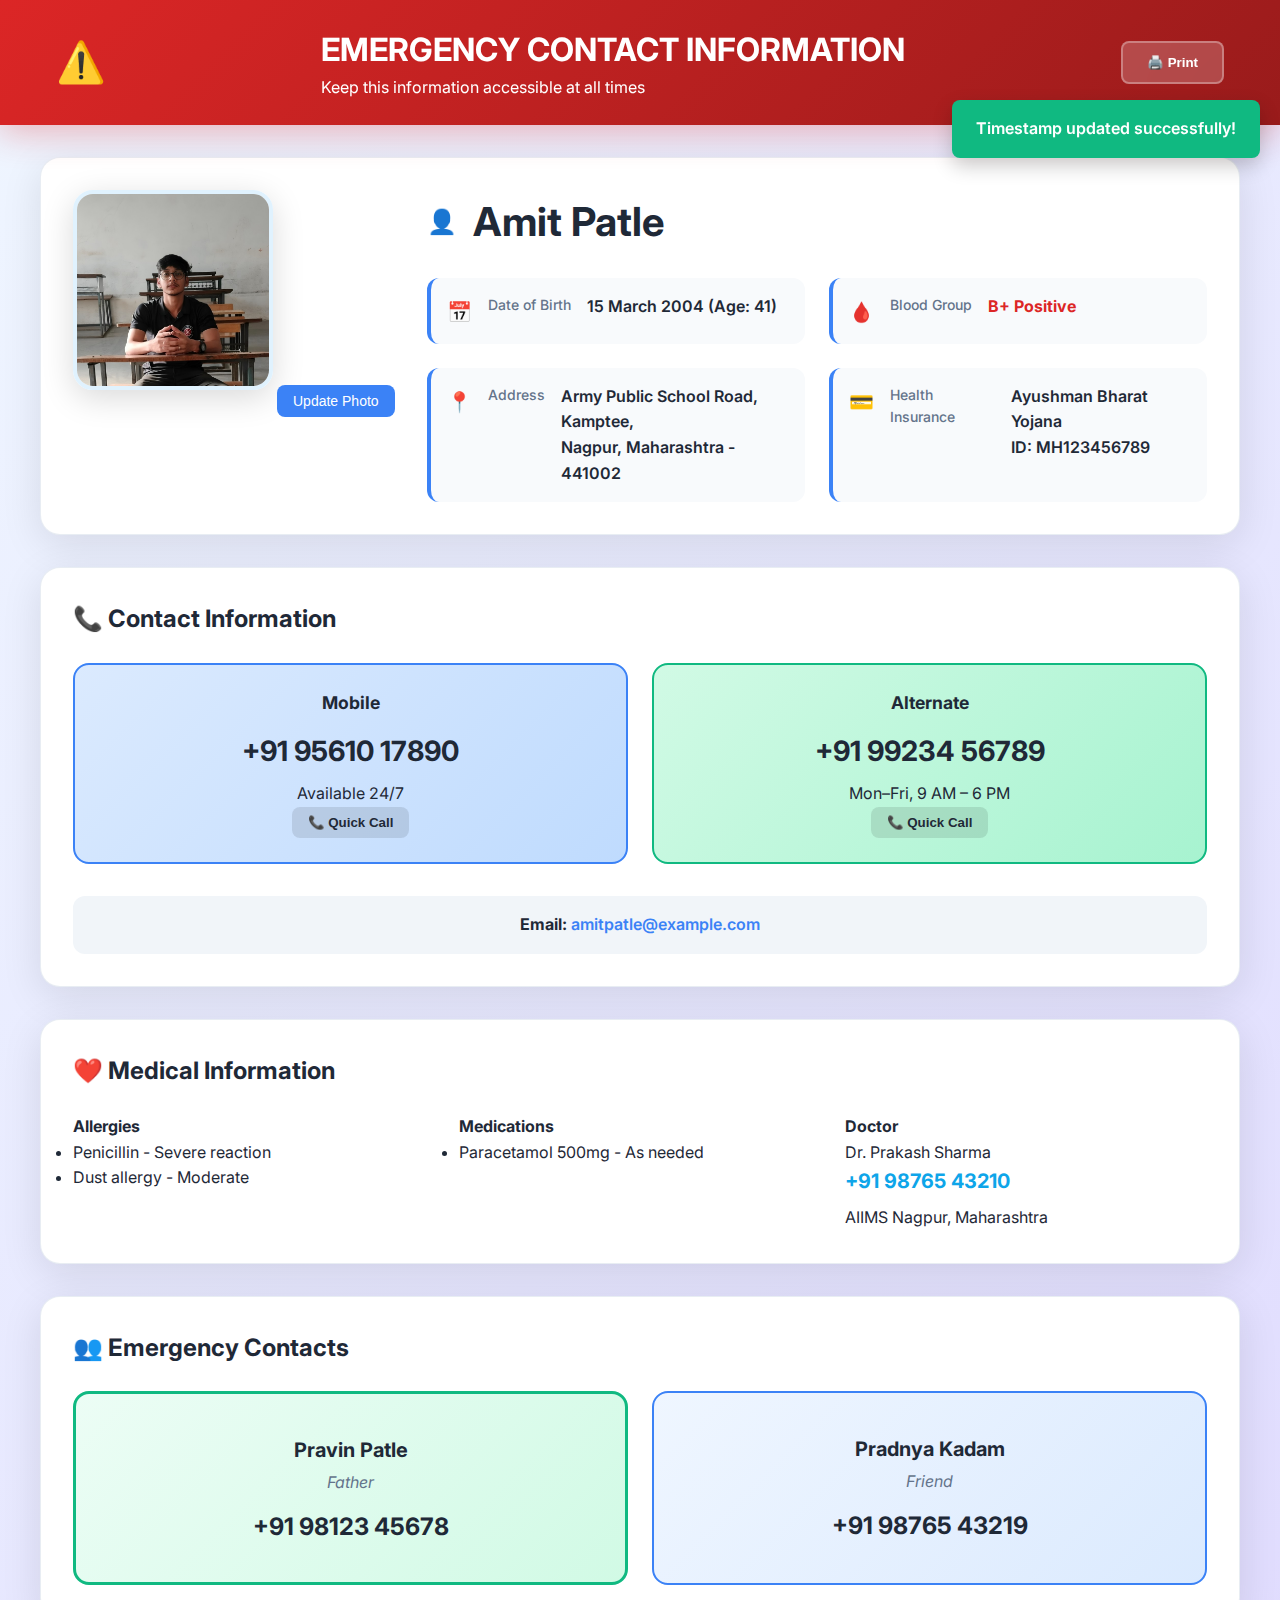
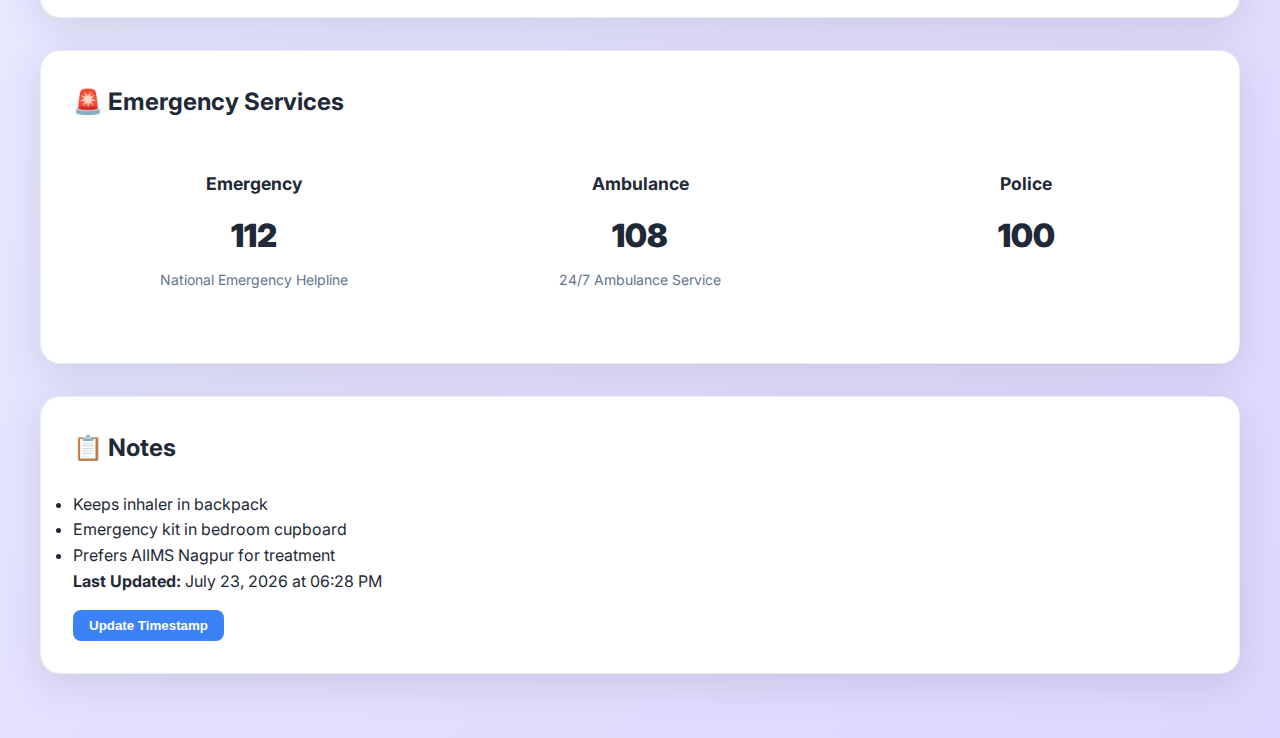
<file: index.html>
<!DOCTYPE html>
<html lang="en">
<head>
  <meta charset="UTF-8" />
  <meta name="viewport" content="width=device-width, initial-scale=1.0"/>
  <title>Emergency Contact Information - Amit Patle</title>
  <link rel="stylesheet" href="styles.css"/>
  <link href="https://fonts.googleapis.com/css2?family=Inter:wght@300;400;600;700&display=swap" rel="stylesheet"/>
</head>
<body>
  <!-- Emergency Header -->
  <header class="emergency-header">
    <div class="container header-content">
      <div class="emergency-icon">⚠️</div>
      <div>
        <h1>EMERGENCY CONTACT INFORMATION</h1>
        <p>Keep this information accessible at all times</p>
      </div>
      <button class="print-btn" onclick="printPage()" aria-label="Print this page">🖨️ Print</button>
    </div>
  </header>

  <main class="main-content container">
    <!-- Personal Information -->
    <section class="info-card personal-info">
      <div class="card-content">
        <div class="photo-section">
          <img src="6h3q01c9.png" alt="Amit Patle - Emergency Contact Photo" id="profileImage" class="profile-photo"/>
          <button class="photo-update-btn" onclick="showPhotoOptions()">Update Photo</button>
        </div>

        <div class="personal-details">
          <div class="name-section">
            <div class="icon">👤</div>
            <h2 class="person-name">Amit Patle</h2>
          </div>

          <div class="details-grid">
            <div class="detail-item">
              <div class="detail-icon">📅</div>
              <span class="label">Date of Birth</span>
              <span class="value">15 March 2004 (Age: <span id="age">21</span>)</span>
            </div>

            <div class="detail-item">
              <div class="detail-icon">🩸</div>
              <span class="label">Blood Group</span>
              <span class="value critical">B+ Positive</span>
            </div>

            <div class="detail-item">
              <div class="detail-icon">📍</div>
              <span class="label">Address</span>
              <span class="value">Army Public School Road, Kamptee,<br>Nagpur, Maharashtra - 441002</span>
            </div>

            <div class="detail-item">
              <div class="detail-icon">💳</div>
              <span class="label">Health Insurance</span>
              <span class="value">Ayushman Bharat Yojana<br>ID: MH123456789</span>
            </div>
          </div>
        </div>
      </div>
    </section>

    <!-- Contact Information -->
    <section class="info-card contact-info">
      <h3 class="card-title">📞 Contact Information</h3>
      <div class="contact-grid">
        <div class="contact-item primary">
          <h4>Mobile</h4>
          <a href="tel:+919561017890" class="phone-number">+91 95610 17890</a>
          <p>Available 24/7</p>
          <button onclick="callNumber('+919561017890')" class="quick-call-btn">📞 Quick Call</button>
        </div>
        <div class="contact-item work">
          <h4>Alternate</h4>
          <a href="tel:+919923456789" class="phone-number">+91 99234 56789</a>
          <p>Mon–Fri, 9 AM – 6 PM</p>
          <button onclick="callNumber('+919923456789')" class="quick-call-btn">📞 Quick Call</button>
        </div>
      </div>
      <div class="additional-contact">
        <p><strong>Email:</strong> <a href="mailto:amitpatle@example.com">amitpatle@example.com</a></p>
      </div>
    </section>

    <!-- Medical Information -->
    <section class="info-card medical-info">
      <h3 class="card-title">❤️ Medical Information</h3>
      <div class="medical-grid">
        <div>
          <h4>Allergies</h4>
          <ul>
            <li class="severe">Penicillin - Severe reaction</li>
            <li class="moderate">Dust allergy - Moderate</li>
          </ul>
        </div>
        <div>
          <h4>Medications</h4>
          <ul>
            <li>Paracetamol 500mg - As needed</li>
          </ul>
        </div>
        <div>
          <h4>Doctor</h4>
          <p>Dr. Prakash Sharma</p>
          <a href="tel:+919876543210" class="doctor-phone">+91 98765 43210</a>
          <p>AIIMS Nagpur, Maharashtra</p>
        </div>
      </div>
    </section>

    <!-- Emergency Contacts -->
    <section class="info-card emergency-contacts">
      <h3 class="card-title">👥 Emergency Contacts</h3>
      <div class="contacts-grid">
        <div class="contact-card primary-contact">
          <h4 class="contact-name">Pravin Patle</h4>
          <p class="relationship">Father</p>
          <a href="tel:+919812345678" class="contact-phone">+91 98123 45678</a>
        </div>
        <div class="contact-card secondary-contact">
          <h4 class="contact-name">Pradnya Kadam</h4>
          <p class="relationship">Friend</p>
          <a href="tel:+919876543219" class="contact-phone">+91 98765 43219</a>
        </div>
      </div>
    </section>

    <!-- Emergency Services -->
    <section class="info-card emergency-services">
      <h3 class="card-title">🚨 Emergency Services</h3>
      <div class="services-grid">
        <div class="service-item">
          <h4>Emergency</h4>
          <a href="tel:112" class="service-number">112</a>
          <p>National Emergency Helpline</p>
        </div>
        <div class="service-item">
          <h4>Ambulance</h4>
          <a href="tel:108" class="service-number">108</a>
          <p>24/7 Ambulance Service</p>
        </div>
        <div class="service-item">
          <h4>Police</h4>
          <a href="tel:100" class="service-number">100</a>
        </div>
      </div>
    </section>

    <!-- Notes -->
    <section class="info-card important-notes">
      <h3 class="card-title">📋 Notes</h3>
      <ul>
        <li>Keeps inhaler in backpack</li>
        <li>Emergency kit in bedroom cupboard</li>
        <li>Prefers AIIMS Nagpur for treatment</li>
      </ul>
      <p><strong>Last Updated:</strong> <span id="lastUpdated"></span></p>
      <button class="update-btn" onclick="updateTimestamp()">Update Timestamp</button>
    </section>
  </main>

  <script src="script.js"></script>
</body>
</html>
</file>
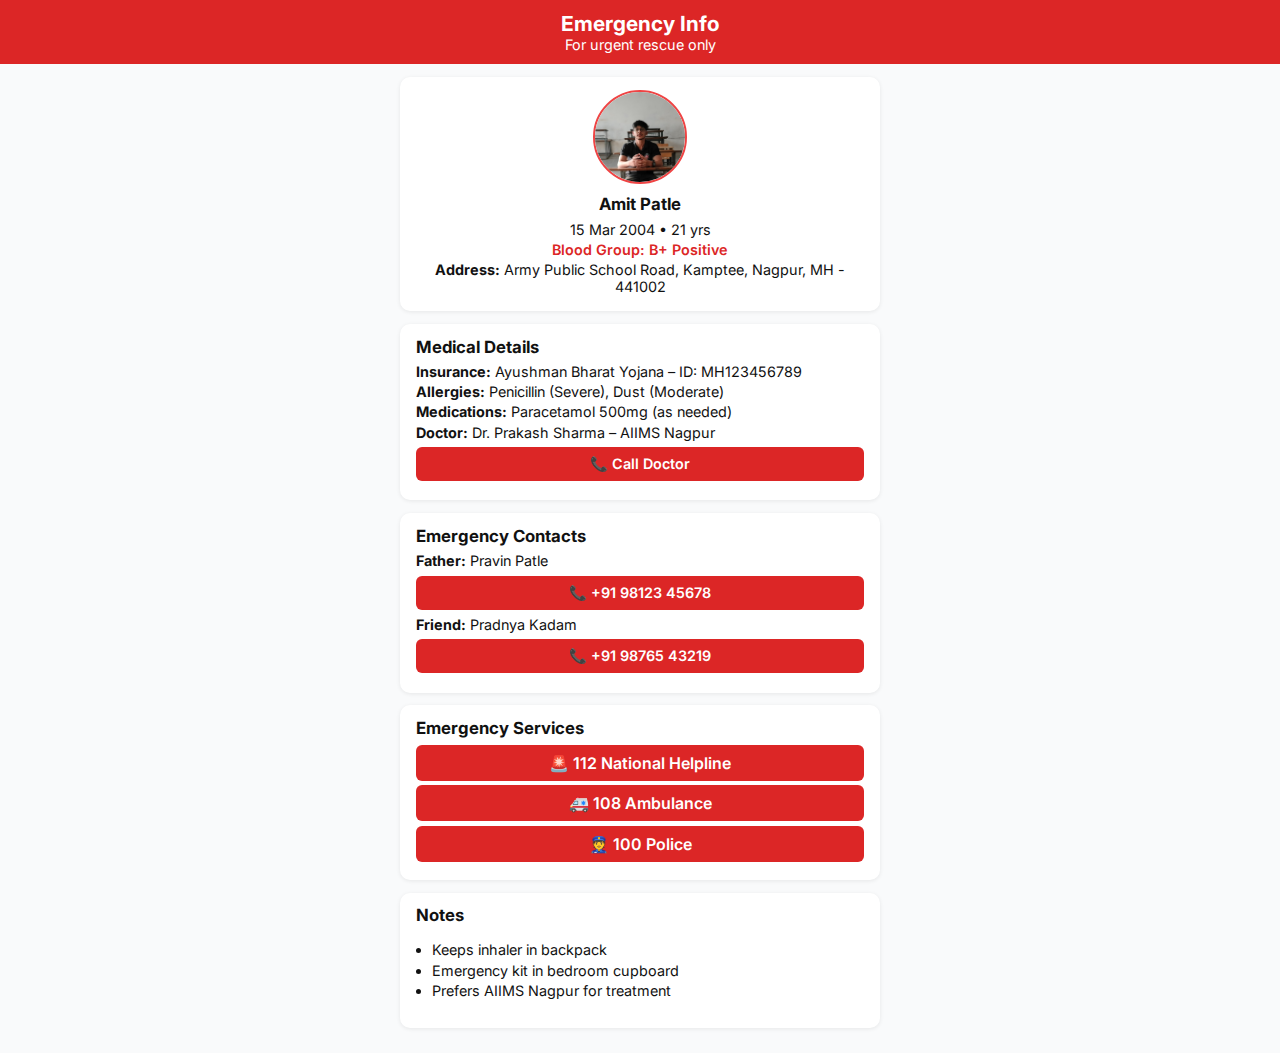
<file: Untitled-1.html>
<!DOCTYPE html>
<html lang="en">
<head>
  <meta charset="UTF-8" />
  <meta name="viewport" content="width=device-width, initial-scale=1.0"/>
  <title>Rescue Info - Amit Patle</title>
  <link href="https://fonts.googleapis.com/css2?family=Inter:wght@400;600&display=swap" rel="stylesheet"/>
  <style>
    body {
      font-family: 'Inter', sans-serif;
      background: #f9fafb;
      color: #111;
      margin: 0;
    }
    header {
      background: #dc2626;
      color: white;
      text-align: center;
      padding: .7rem;
    }
    main {
      max-width: 480px;
      margin: auto;
      padding: .8rem;
    }
    .section {
      background: white;
      border-radius: 10px;
      padding: .8rem 1rem;
      margin-bottom: .8rem;
      box-shadow: 0 1px 4px rgba(0,0,0,0.08);
    }
    h1 { font-size: 1.3rem; margin: 0; }
    h2 { font-size: 1.05rem; margin: 0 0 .4rem; }
    p, li { margin: .2rem 0; font-size: .9rem; }
    .profile-photo {
      width: 90px; height: 90px;
      border-radius: 50%;
      object-fit: cover;
      margin-bottom: .4rem;
      border: 2px solid #ef4444;
    }
    .critical { color: #dc2626; font-weight: 600; }
    .call-btn {
      display: block;
      text-align: center;
      margin: .4rem 0;
      padding: .5rem;
      border-radius: 6px;
      font-weight: 600;
      background: #dc2626;
      color: white;
      text-decoration: none;
      font-size: .9rem;
    }
    .services .call-btn {
      margin: .3rem 0;
      font-size: 1rem;
    }
    ul { padding-left: 1rem; }
  </style>
</head>
<body>
  <header>
    <h1>Emergency Info</h1>
    <p style="margin:0; font-size:.9rem;">For urgent rescue only</p>
  </header>

  <main>
    <!-- Profile -->
    <section class="section" style="text-align:center;">
      <img src="6h3q01c9.png" alt="Amit Patle" class="profile-photo"/>
      <h2>Amit Patle</h2>
      <p>15 Mar 2004 • 21 yrs</p>
      <p class="critical">Blood Group: B+ Positive</p>
      <p><strong>Address:</strong> Army Public School Road, Kamptee, Nagpur, MH - 441002</p>
    </section>

    <!-- Medical -->
    <section class="section">
      <h2>Medical Details</h2>
      <p><strong>Insurance:</strong> Ayushman Bharat Yojana – ID: MH123456789</p>
      <p><strong>Allergies:</strong> Penicillin (Severe), Dust (Moderate)</p>
      <p><strong>Medications:</strong> Paracetamol 500mg (as needed)</p>
      <p><strong>Doctor:</strong> Dr. Prakash Sharma – AIIMS Nagpur</p>
      <a href="tel:+919876543210" class="call-btn">📞 Call Doctor</a>
    </section>

    <!-- Contacts -->
    <section class="section">
      <h2>Emergency Contacts</h2>
      <p><strong>Father:</strong> Pravin Patle</p>
      <a href="tel:+919812345678" class="call-btn">📞 +91 98123 45678</a>
      <p><strong>Friend:</strong> Pradnya Kadam</p>
      <a href="tel:+919876543219" class="call-btn">📞 +91 98765 43219</a>
    </section>

    <!-- Services -->
    <section class="section services">
      <h2>Emergency Services</h2>
      <a href="tel:112" class="call-btn">🚨 112 National Helpline</a>
      <a href="tel:108" class="call-btn">🚑 108 Ambulance</a>
      <a href="tel:100" class="call-btn">👮 100 Police</a>
    </section>

    <!-- Notes -->
    <section class="section">
      <h2>Notes</h2>
      <ul>
        <li>Keeps inhaler in backpack</li>
        <li>Emergency kit in bedroom cupboard</li>
        <li>Prefers AIIMS Nagpur for treatment</li>
      </ul>
    </section>
  </main>
</body>
</html>
</file>
<file: styles.css>
/* Reset and Base Styles */
* {
    margin: 0;
    padding: 0;
    box-sizing: border-box;
}

body {
    font-family: 'Inter', -apple-system, BlinkMacSystemFont, 'Segoe UI', Roboto, sans-serif;
    line-height: 1.6;
    color: #1f2937;
    background: linear-gradient(135deg, #eff6ff 0%, #ddd6fe 100%);
    min-height: 100vh;
}

.container {
    max-width: 1200px;
    margin: 0 auto;
    padding: 0 1rem;
}

/* Emergency Header */
.emergency-header {
    background: linear-gradient(135deg, #dc2626 0%, #991b1b 100%);
    color: white;
    padding: 1.5rem 0;
    box-shadow: 0 8px 32px rgba(220, 38, 38, 0.3);
    position: sticky;
    top: 0;
    z-index: 100;
}

.header-content {
    display: flex;
    align-items: center;
    gap: 1rem;
    justify-content: space-between;
}

.emergency-icon {
    font-size: 2.5rem;
    animation: pulse 2s infinite;
}

@keyframes pulse {
    0%, 100% { transform: scale(1); }
    50% { transform: scale(1.1); }
}

.header-text h1 {
    font-size: 1.8rem;
    font-weight: 700;
    margin-bottom: 0.25rem;
    text-shadow: 0 2px 4px rgba(0, 0, 0, 0.1);
}

.header-text p {
    color: #fca5a5;
    font-weight: 500;
}

.print-btn {
    background: rgba(255, 255, 255, 0.2);
    color: white;
    border: 2px solid rgba(255, 255, 255, 0.3);
    padding: 0.75rem 1.5rem;
    border-radius: 8px;
    cursor: pointer;
    font-weight: 600;
    transition: all 0.3s ease;
    backdrop-filter: blur(10px);
}

.print-btn:hover {
    background: rgba(255, 255, 255, 0.3);
    transform: translateY(-2px);
}

/* Main Content */
.main-content {
    padding: 2rem 0;
}

/* Info Cards */
.info-card {
    background: white;
    border-radius: 20px;
    padding: 2rem;
    margin-bottom: 2rem;
    box-shadow: 0 10px 40px rgba(0, 0, 0, 0.1);
    border: 1px solid rgba(226, 232, 240, 0.8);
    transition: all 0.3s ease;
}

.info-card:hover {
    transform: translateY(-4px);
    box-shadow: 0 20px 60px rgba(0, 0, 0, 0.15);
}

.card-title {
    display: flex;
    align-items: center;
    gap: 0.75rem;
    font-size: 1.5rem;
    font-weight: 700;
    margin-bottom: 1.5rem;
    color: #1f2937;
}

.title-icon {
    font-size: 1.5rem;
}

/* Personal Information */
.personal-info .card-content {
    display: grid;
    grid-template-columns: auto 1fr;
    gap: 2rem;
    align-items: start;
}

.photo-section {
    text-align: center;
}

.profile-photo {
    width: 200px;
    height: 200px;
    border-radius: 20px;
    overflow: hidden;
    box-shadow: 0 8px 32px rgba(0, 0, 0, 0.15);
    border: 4px solid #e0f2fe;
    margin-bottom: 1rem;
}

.profile-photo img {
    width: 100%;
    height: 100%;
    object-fit: cover;
    transition: transform 0.3s ease;
}

.profile-photo:hover img {
    transform: scale(1.05);
}

.photo-update-btn {
    background: #3b82f6;
    color: white;
    border: none;
    padding: 0.5rem 1rem;
    border-radius: 8px;
    cursor: pointer;
    font-size: 0.875rem;
    font-weight: 500;
    transition: all 0.3s ease;
}

.photo-update-btn:hover {
    background: #2563eb;
    transform: translateY(-2px);
}

.name-section {
    display: flex;
    align-items: center;
    gap: 1rem;
    margin-bottom: 1.5rem;
}

.name-section .icon {
    font-size: 1.5rem;
    color: #3b82f6;
}

.person-name {
    font-size: 2.5rem;
    font-weight: 700;
    color: #1f2937;
}

.details-grid {
    display: grid;
    grid-template-columns: repeat(auto-fit, minmax(250px, 1fr));
    gap: 1.5rem;
}

.detail-item {
    display: flex;
    align-items: flex-start;
    gap: 1rem;
    padding: 1rem;
    background: #f8fafc;
    border-radius: 12px;
    border-left: 4px solid #3b82f6;
}

.detail-icon {
    font-size: 1.25rem;
    margin-top: 0.125rem;
}

.detail-content {
    flex: 1;
}

.label {
    display: block;
    font-size: 0.875rem;
    color: #64748b;
    font-weight: 500;
    margin-bottom: 0.25rem;
}

.value {
    display: block;
    font-weight: 600;
    color: #1f2937;
}

.value.critical {
    color: #dc2626;
    font-weight: 700;
}

/* Contact Information */
.contact-grid {
    display: grid;
    grid-template-columns: repeat(auto-fit, minmax(300px, 1fr));
    gap: 1.5rem;
    margin-bottom: 2rem;
}

.contact-item {
    padding: 1.5rem;
    border-radius: 16px;
    text-align: center;
    transition: all 0.3s ease;
    position: relative;
}

.contact-item.primary {
    background: linear-gradient(135deg, #dbeafe 0%, #bfdbfe 100%);
    border: 2px solid #3b82f6;
}

.contact-item.work {
    background: linear-gradient(135deg, #d1fae5 0%, #a7f3d0 100%);
    border: 2px solid #10b981;
}

.contact-item.home {
    background: linear-gradient(135deg, #fae8ff 0%, #e9d5ff 100%);
    border: 2px solid #8b5cf6;
}

.contact-item:hover {
    transform: translateY(-4px);
    box-shadow: 0 12px 28px rgba(0, 0, 0, 0.15);
}

.contact-item h4 {
    font-weight: 700;
    margin-bottom: 0.75rem;
    font-size: 1.1rem;
}

.phone-number {
    display: block;
    font-size: 1.75rem;
    font-weight: 700;
    text-decoration: none;
    color: inherit;
    margin-bottom: 0.5rem;
    transition: all 0.3s ease;
}

.phone-number:hover {
    transform: scale(1.05);
}

.availability {
    font-size: 0.875rem;
    margin-bottom: 1rem;
    opacity: 0.8;
}

.quick-call-btn {
    background: rgba(0, 0, 0, 0.1);
    color: inherit;
    border: none;
    padding: 0.5rem 1rem;
    border-radius: 8px;
    cursor: pointer;
    font-weight: 600;
    transition: all 0.3s ease;
}

.quick-call-btn:hover {
    background: rgba(0, 0, 0, 0.2);
    transform: translateY(-2px);
}

.additional-contact {
    padding: 1rem;
    background: #f1f5f9;
    border-radius: 12px;
    text-align: center;
}

.additional-contact a {
    color: #3b82f6;
    text-decoration: none;
    font-weight: 600;
}

.additional-contact a:hover {
    text-decoration: underline;
}

/* Medical Information */
.medical-grid {
    display: grid;
    grid-template-columns: repeat(auto-fit, minmax(280px, 1fr));
    gap: 1.5rem;
}

.medical-section {
    padding: 1.5rem;
    border-radius: 16px;
    border: 2px solid transparent;
    transition: all 0.3s ease;
}

.medical-section.allergies {
    background: linear-gradient(135deg, #fef2f2 0%, #fee2e2 100%);
    border-color: #ef4444;
}

.medical-section.medications {
    background: linear-gradient(135deg, #fff7ed 0%, #fed7aa 100%);
    border-color: #f97316;
}

.medical-section.conditions {
    background: linear-gradient(135deg, #fffbeb 0%, #fef3c7 100%);
    border-color: #f59e0b;
}

.medical-section.healthcare {
    background: linear-gradient(135deg, #f0f9ff 0%, #e0f2fe 100%);
    border-color: #0ea5e9;
}

.medical-header {
    display: flex;
    align-items: center;
    gap: 0.75rem;
    margin-bottom: 1rem;
}

.medical-header.critical {
    animation: emergencyBlink 2s infinite;
}

@keyframes emergencyBlink {
    0%, 50% { opacity: 1; }
    75% { opacity: 0.7; }
}

.medical-header h4 {
    font-weight: 700;
    font-size: 1.1rem;
}

.warning-icon, .med-icon, .condition-icon, .doctor-icon {
    font-size: 1.25rem;
}

.medical-list {
    list-style: none;
}

.medical-list li {
    padding: 0.5rem 0;
    border-bottom: 1px solid rgba(0, 0, 0, 0.1);
    font-weight: 500;
}

.medical-list li:last-child {
    border-bottom: none;
}

.medical-list li.severe {
    color: #dc2626;
    font-weight: 700;
}

.medical-list li.moderate {
    color: #ea580c;
    font-weight: 600;
}

.doctor-info {
    text-align: center;
}

.doctor-name {
    font-weight: 700;
    font-size: 1.1rem;
    margin-bottom: 0.5rem;
}

.doctor-phone {
    display: block;
    font-size: 1.25rem;
    font-weight: 700;
    color: #0ea5e9;
    text-decoration: none;
    margin-bottom: 0.5rem;
}

.doctor-phone:hover {
    text-decoration: underline;
}

.hospital, .address {
    font-size: 0.875rem;
    color: #64748b;
    margin-bottom: 0.25rem;
}

/* Emergency Contacts */
.contacts-grid {
    display: grid;
    grid-template-columns: repeat(auto-fit, minmax(280px, 1fr));
    gap: 1.5rem;
}

.contact-card {
    padding: 1.5rem;
    border-radius: 16px;
    text-align: center;
    transition: all 0.3s ease;
    position: relative;
}

.contact-card.primary-contact {
    background: linear-gradient(135deg, #ecfdf5 0%, #d1fae5 100%);
    border: 3px solid #10b981;
}

.contact-card.secondary-contact {
    background: linear-gradient(135deg, #eff6ff 0%, #dbeafe 100%);
    border: 2px solid #3b82f6;
}

.contact-card.family-contact {
    background: linear-gradient(135deg, #fdf4ff 0%, #fae8ff 100%);
    border: 2px solid #a855f7;
}

.contact-card.work-contact {
    background: linear-gradient(135deg, #f9fafb 0%, #f3f4f6 100%);
    border: 2px solid #6b7280;
}

.contact-card:hover {
    transform: translateY(-4px);
    box-shadow: 0 12px 28px rgba(0, 0, 0, 0.15);
}

.contact-priority {
    position: absolute;
    top: -10px;
    left: 50%;
    transform: translateX(-50%);
    background: #1f2937;
    color: white;
    padding: 0.25rem 1rem;
    border-radius: 20px;
    font-size: 0.75rem;
    font-weight: 600;
}

.contact-card.primary-contact .contact-priority {
    background: #10b981;
}

.contact-name {
    font-size: 1.25rem;
    font-weight: 700;
    margin: 1rem 0 0.25rem 0;
}

.relationship {
    color: #64748b;
    font-style: italic;
    margin-bottom: 0.75rem;
}

.contact-phone {
    display: block;
    font-size: 1.5rem;
    font-weight: 700;
    text-decoration: none;
    color: inherit;
    margin-bottom: 0.75rem;
}

.contact-phone:hover {
    transform: scale(1.05);
}

.contact-details {
    font-size: 0.875rem;
    color: #64748b;
    margin-bottom: 1rem;
}

.emergency-call-btn {
    background: #dc2626;
    color: white;
    border: none;
    padding: 0.75rem 1.5rem;
    border-radius: 8px;
    cursor: pointer;
    font-weight: 700;
    transition: all 0.3s ease;
    width: 100%;
}

.emergency-call-btn:hover {
    background: #b91c1c;
    transform: translateY(-2px);
    box-shadow: 0 8px 20px rgba(220, 38, 38, 0.3);
}

/* Emergency Services */
.services-grid {
    display: grid;
    grid-template-columns: repeat(auto-fit, minmax(250px, 1fr));
    gap: 1.5rem;
}

.service-item {
    padding: 1.5rem;
    border-radius: 16px;
    text-align: center;
    transition: all 0.3s ease;
}

.service-item.emergency-911 {
    background: linear-gradient(135deg, #fee2e2 0%, #fecaca 100%);
    border: 3px solid #dc2626;
}

.service-item.poison-control {
    background: linear-gradient(135deg, #fef3c7 0%, #fde68a 100%);
    border: 2px solid #f59e0b;
}

.service-item.hospital {
    background: linear-gradient(135deg, #e0f2fe 0%, #bae6fd 100%);
    border: 2px solid #0ea5e9;
}

.service-item:hover {
    transform: translateY(-4px);
    box-shadow: 0 12px 28px rgba(0, 0, 0, 0.15);
}

.service-item h4 {
    font-weight: 700;
    margin-bottom: 0.75rem;
    font-size: 1.1rem;
}

.service-number {
    display: block;
    font-size: 2rem;
    font-weight: 900;
    text-decoration: none;
    color: inherit;
    margin-bottom: 0.5rem;
}

.service-item.emergency-911 .service-number {
    font-size: 3rem;
    color: #dc2626;
    text-shadow: 2px 2px 4px rgba(220, 38, 38, 0.3);
}

.service-item p {
    font-size: 0.875rem;
    color: #64748b;
    margin-bottom: 1rem;
}

.service-btn {
    background: #1f2937;
    color: white;
    border: none;
    padding: 0.75rem 1.5rem;
    border-radius: 8px;
    cursor: pointer;
    font-weight: 700;
    transition: all 0.3s ease;
    width: 100%;
}

.service-btn.critical {
    background: #dc2626;
    animation: emergencyPulse 2s infinite;
}

@keyframes emergencyPulse {
    0%, 100% { transform: scale(1); }
    50% { transform: scale(1.05); }
}

.service-btn:hover {
    transform: translateY(-2px);
    box-shadow: 0 8px 20px rgba(0, 0, 0, 0.2);
}

.service-btn.critical:hover {
    background: #b91c1c;
    box-shadow: 0 8px 20px rgba(220, 38, 38, 0.4);
}

/* Important Notes */
.notes-content {
    space-y: 1.5rem;
}

.note-item {
    padding: 1.5rem;
    border-radius: 16px;
    margin-bottom: 1.5rem;
    border-left: 4px solid;
}

.note-item.special-instructions {
    background: linear-gradient(135deg, #fef2f2 0%, #fee2e2 100%);
    border-left-color: #dc2626;
}

.note-item.access-info {
    background: linear-gradient(135deg, #f0f9ff 0%, #e0f2fe 100%);
    border-left-color: #0ea5e9;
}

.note-item.last-updated {
    background: linear-gradient(135deg, #f9fafb 0%, #f3f4f6 100%);
    border-left-color: #6b7280;
    text-align: center;
}

.note-item h4 {
    font-weight: 700;
    margin-bottom: 1rem;
    font-size: 1.1rem;
}

.note-item ul {
    list-style: none;
    padding-left: 0;
}

.note-item ul li {
    padding: 0.5rem 0;
    border-bottom: 1px solid rgba(0, 0, 0, 0.1);
    font-weight: 500;
}

.note-item ul li:last-child {
    border-bottom: none;
}

.update-btn {
    background: #3b82f6;
    color: white;
    border: none;
    padding: 0.5rem 1rem;
    border-radius: 8px;
    cursor: pointer;
    font-weight: 600;
    margin-top: 1rem;
    transition: all 0.3s ease;
}

.update-btn:hover {
    background: #2563eb;
    transform: translateY(-2px);
}

/* Modal */
.modal {
    display: none;
    position: fixed;
    z-index: 1000;
    left: 0;
    top: 0;
    width: 100%;
    height: 100%;
    background-color: rgba(0, 0, 0, 0.8);
    backdrop-filter: blur(5px);
}

.modal-content {
    background: white;
    margin: 15% auto;
    padding: 2rem;
    border-radius: 16px;
    width: 90%;
    max-width: 400px;
    text-align: center;
    animation: modalSlideIn 0.3s ease;
    box-shadow: 0 20px 60px rgba(0, 0, 0, 0.3);
}

@keyframes modalSlideIn {
    from { transform: translateY(-50px); opacity: 0; }
    to { transform: translateY(0); opacity: 1; }
}

.modal-content h3 {
    margin-bottom: 1rem;
    color: #1f2937;
}

.modal-phone {
    font-size: 1.5rem;
    font-weight: 700;
    color: #3b82f6;
    margin-bottom: 2rem;
}

.modal-actions {
    display: flex;
    gap: 1rem;
    justify-content: center;
}

.confirm-btn {
    background: #dc2626;
    color: white;
    border: none;
    padding: 0.75rem 1.5rem;
    border-radius: 8px;
    cursor: pointer;
    font-weight: 700;
    transition: all 0.3s ease;
}

.confirm-btn:hover {
    background: #b91c1c;
    transform: translateY(-2px);
}

.cancel-btn {
    background: #6b7280;
    color: white;
    border: none;
    padding: 0.75rem 1.5rem;
    border-radius: 8px;
    cursor: pointer;
    font-weight: 600;
    transition: all 0.3s ease;
}

.cancel-btn:hover {
    background: #4b5563;
    transform: translateY(-2px);
}

/* Responsive Design */
@media (max-width: 768px) {
    .header-content {
        flex-direction: column;
        text-align: center;
        gap: 1rem;
    }
    
    .personal-info .card-content {
        grid-template-columns: 1fr;
        text-align: center;
    }
    
    .details-grid {
        grid-template-columns: 1fr;
    }
    
    .contact-grid,
    .medical-grid,
    .contacts-grid,
    .services-grid {
        grid-template-columns: 1fr;
    }
    
    .person-name {
        font-size: 2rem;
    }
    
    .service-item.emergency-911 .service-number {
        font-size: 2.5rem;
    }
    
    .modal-content {
        margin: 20% auto;
        width: 95%;
    }
    
    .modal-actions {
        flex-direction: column;
    }
}

/* Print Styles */
@media print {
    body {
        background: white;
        color: black;
    }
    
    .emergency-header {
        background: #dc2626 !important;
        -webkit-print-color-adjust: exact;
        color-adjust: exact;
    }
    
    .info-card {
        break-inside: avoid;
        page-break-inside: avoid;
        margin-bottom: 1rem;
        box-shadow: none;
        border: 2px solid #e5e7eb;
    }
    
    .print-btn,
    .photo-update-btn,
    .quick-call-btn,
    .emergency-call-btn,
    .service-btn,
    .update-btn {
        display: none;
    }
    
    .modal {
        display: none !important;
    }
}
</file>
